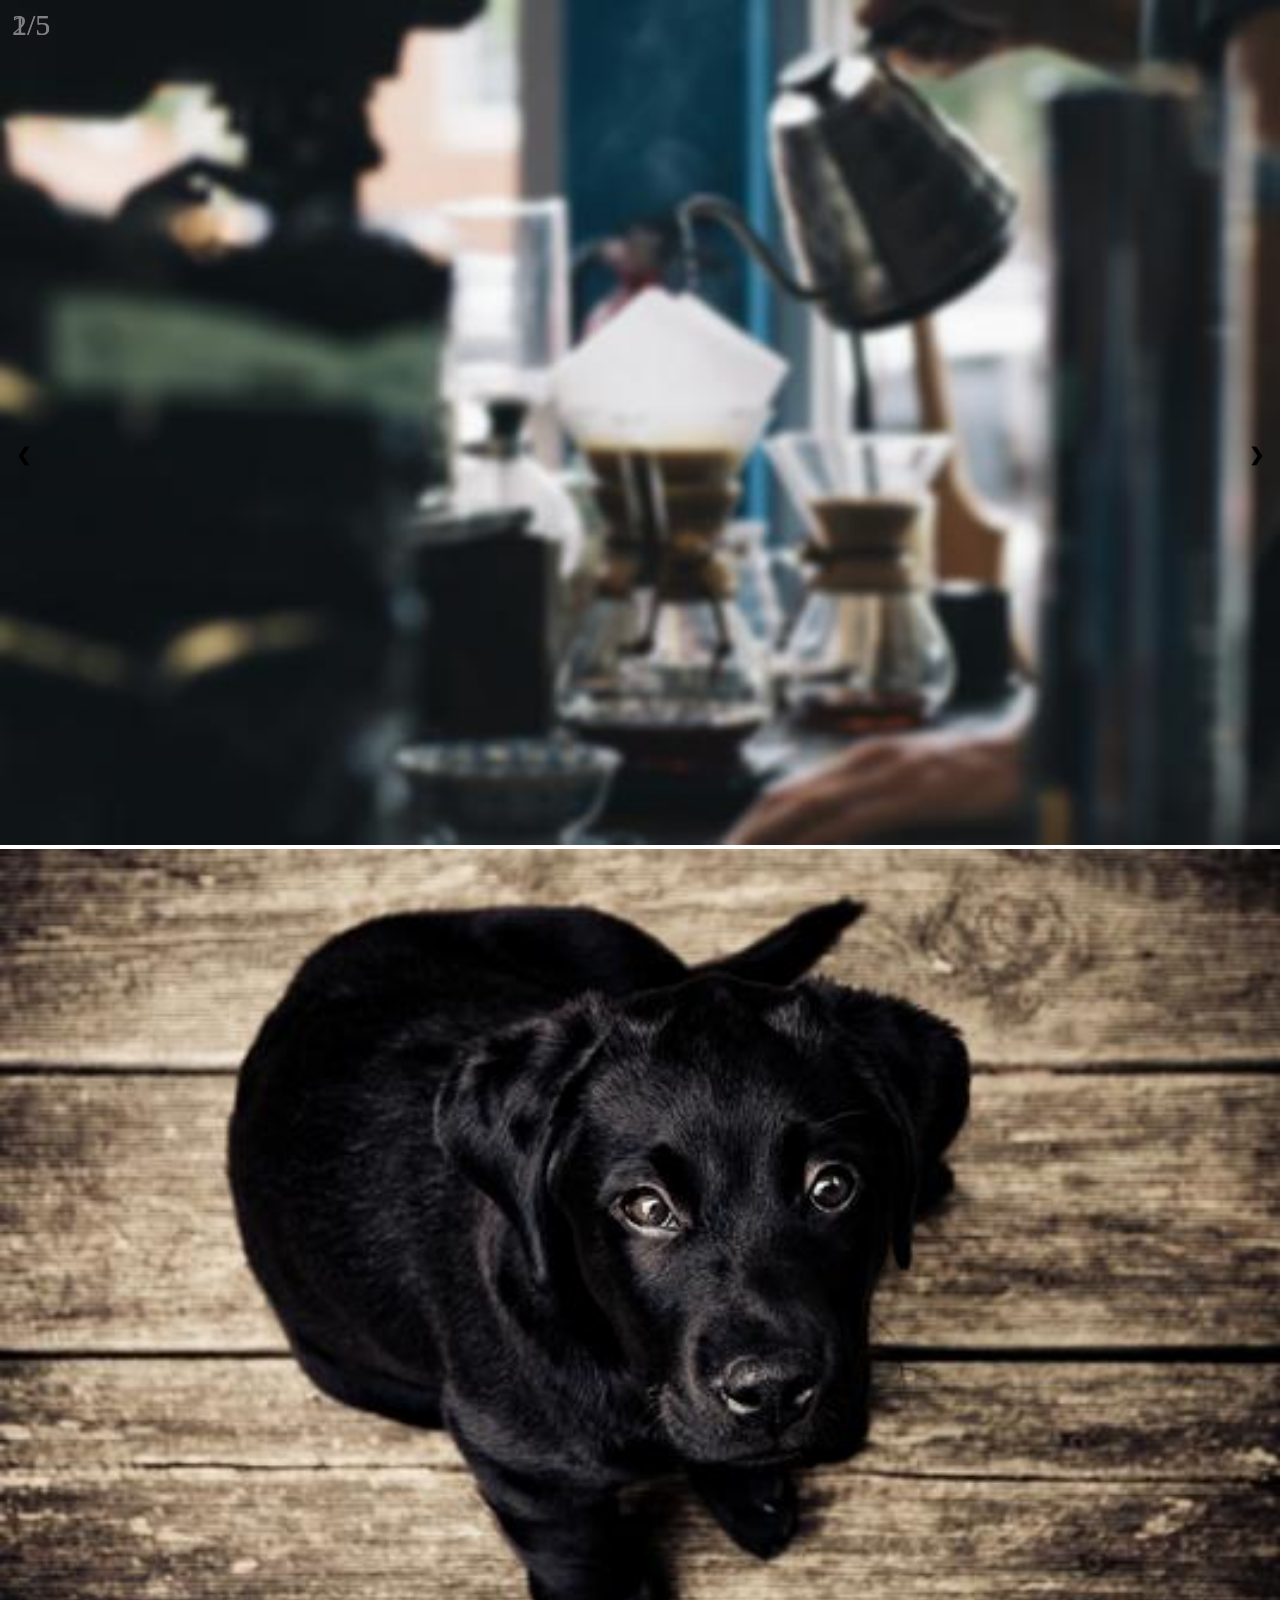
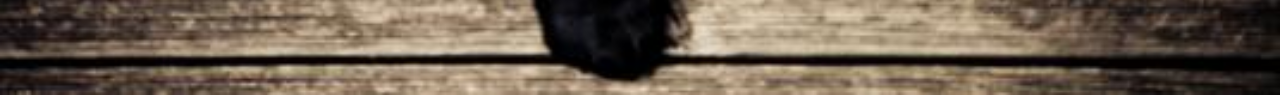
<file: Compito/index.html>
<!DOCTYPE html>
<html lang="en">
  <head>
    <meta charset="UTF-8" />
    <meta http-equiv="X-UA-Compatible" content="IE=edge" />
    <meta name="viewport" content="width=device-width, initial-scale=1.0" />
    <link rel="stylesheet" href="./css/style.css" />
    <title>Images</title>
  </head>
  <body>
    <div id="slider">
      <!-- <div id="slides"> -->
        <div class="number">1/5</div>
        <img src="./img/caffè.jpg" />
      </div>

      <!-- <div id="slides"> -->
        <div class="number">2/5</div>
        <img src="./img/cucciolo.jpg" />
      </div>

      <div id="slides">
        <div class="number">3/5</div>
        <img src="./img/paesaggio1.jpg" />
      </div>

      <div id="slides">
        <div class="number">4/5</div>
        <img src="./img/paesaggio2.jpg" />
      </div>

      <div id="slides">
        <div class="number">5/5</div>
        <img src="./img/paesaggio3.jpg" />
      </div>
      <a class="prev" onclick="go(-1)">❮</a>
      <a class="next" onclick="go(1)">❯</a>
    </div>
    <script src="./js/script.js"></script>
  </body>
</html>
</file>
<file: Compito/css/style.css>
* {box-sizing: border-box}
body { 
    
    margin: 0 auto;
}
img{
    width: 100%;
}
#slides {
    display: none;
    animation-name: opacity;
    animation-duration: 1.5s;
}
@keyframes opacity {
    from {opacity: .4} 
    to {opacity: 1}
  }
#slider{
    width:100%;
    position: relative;
    margin: 0;
}
.number {
    color: grey;
    font-size: 30px;
    padding: 8px 12px;
    position: absolute;
    top: 0;
  }
.prev {
    left: 0px;
    border-radius:5px;
    cursor: pointer;
    position: absolute;
    top: 50%;
    width: auto;
    padding: 16px;
    margin-top: -22px;
    color: black;
    font-weight: bold;
    font-size: 18px;
    transition: 0.6s ease;
  }
  .next {
    right: 0;
    border-radius:5px;
    cursor: pointer;
    position: absolute;
    top: 50%;
    width: auto;
    padding: 16px;
    margin-top: -22px;
    color: black;
    font-weight: bold;
    font-size: 18px;
    transition: 0.6s ease;
  }
  .prev:hover, .next:hover {
    background-color: rgba(0,0,0,0.8);
  }
</file>
